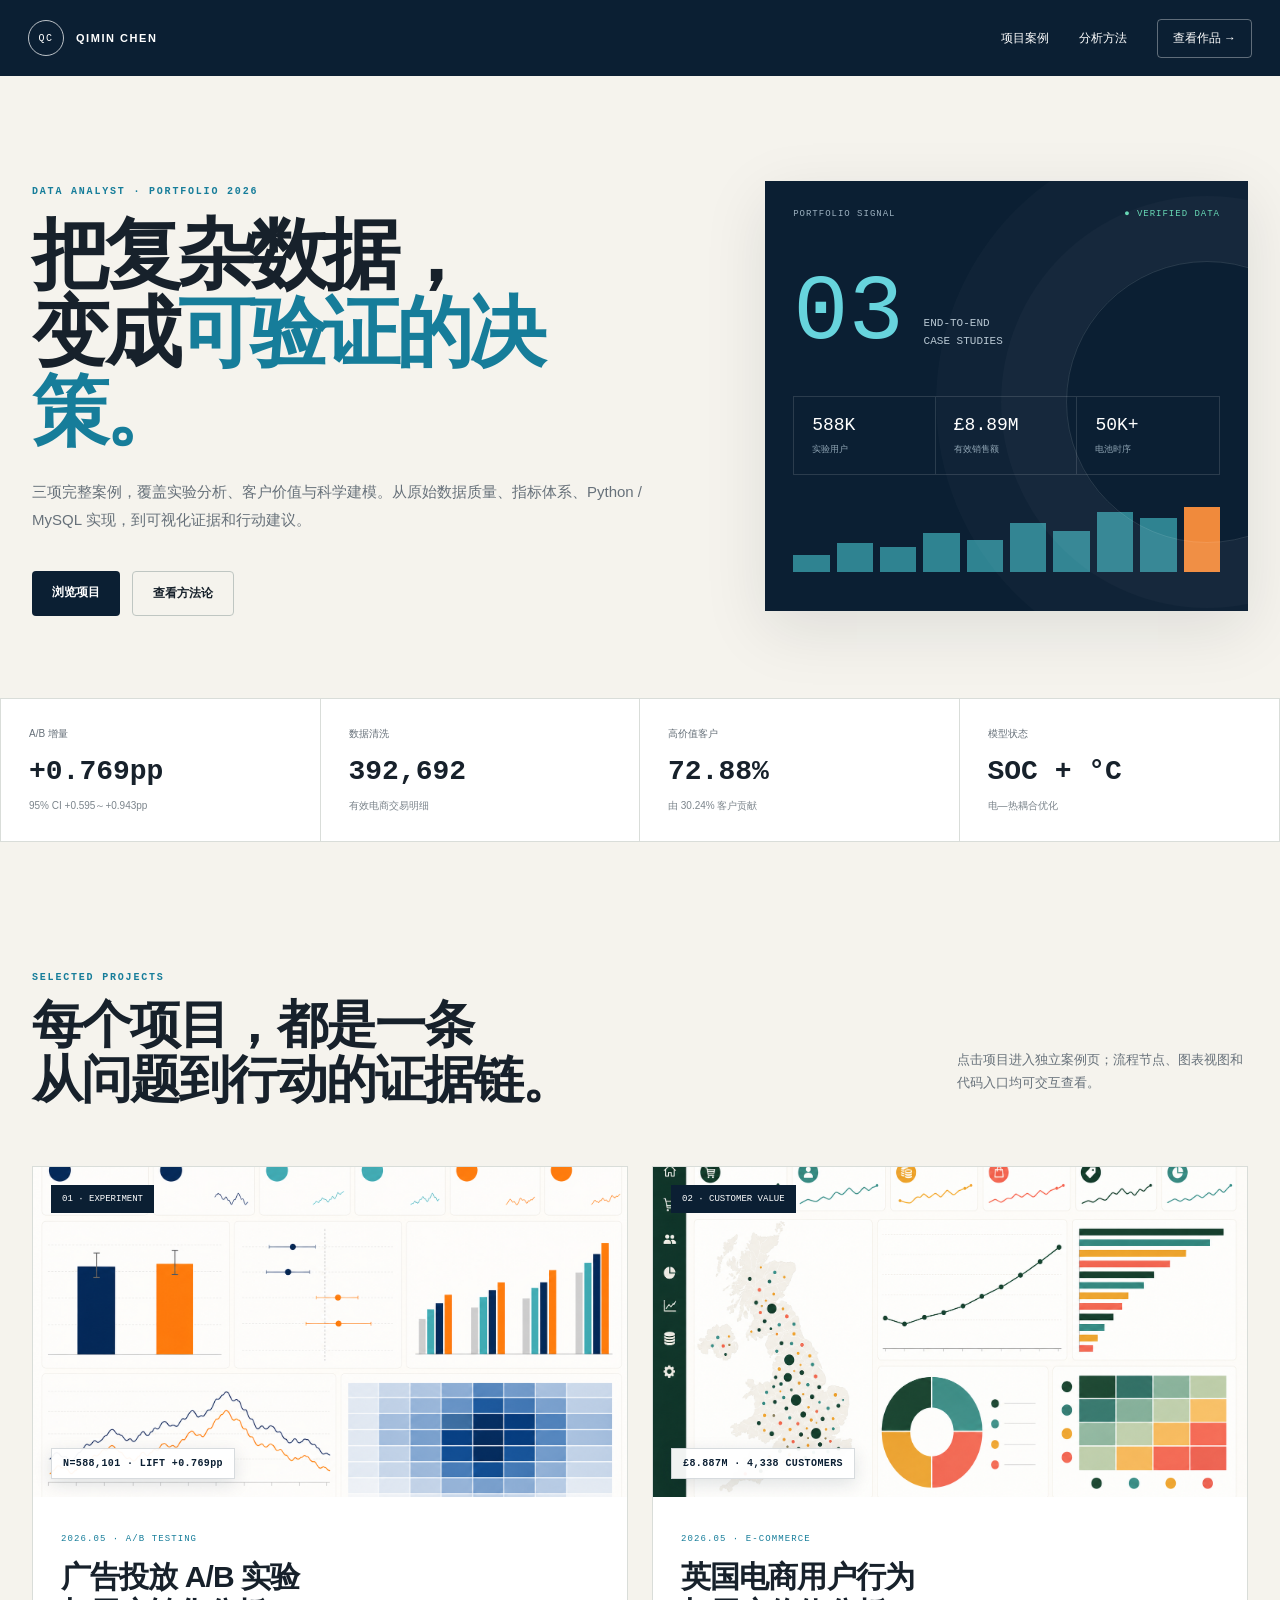
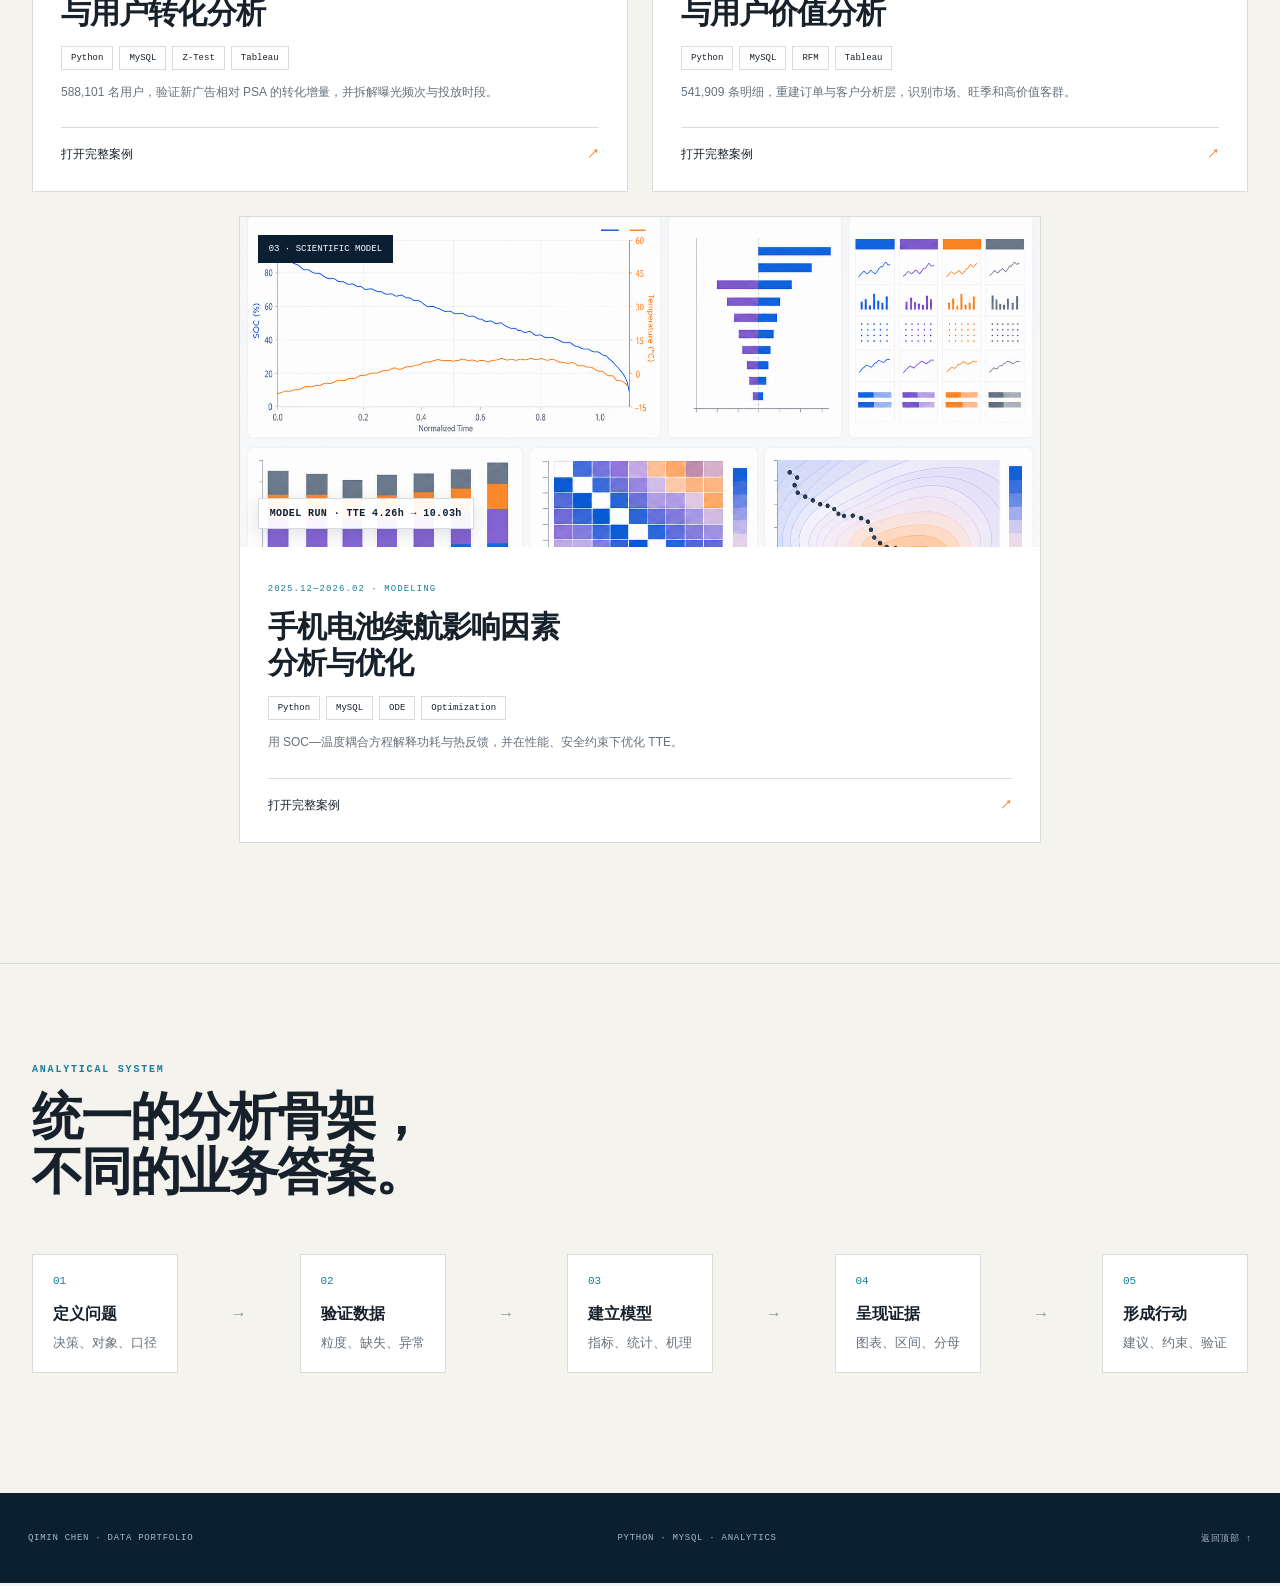
<file: index.html>
<!doctype html>
<html lang="zh-CN">
<head>
  <meta charset="utf-8">
  <meta name="viewport" content="width=device-width,initial-scale=1">
  <meta name="description" content="陈其敏的数据分析与科学建模作品集">
  <title>陈其敏｜数据分析作品集</title>
  <link rel="icon" href="assets/favicon.svg" type="image/svg+xml">
  <link rel="stylesheet" href="styles.css">
</head>
<body>
  <header class="site-header">
    <a class="identity" href="index.html"><span>QC</span><b>QIMIN CHEN</b></a>
    <nav><a href="#projects">项目案例</a><a href="#method">分析方法</a><a class="nav-cta" href="#projects">查看作品 →</a></nav>
  </header>
  <main>
    <section class="home-hero">
      <div class="hero-copy">
        <p class="overline">DATA ANALYST · PORTFOLIO 2026</p>
        <h1>把复杂数据，<br>变成<span>可验证的决策。</span></h1>
        <p class="hero-lead">三项完整案例，覆盖实验分析、客户价值与科学建模。从原始数据质量、指标体系、Python / MySQL 实现，到可视化证据和行动建议。</p>
        <div class="hero-actions"><a class="button primary" href="#projects">浏览项目</a><a class="button ghost" href="#method">查看方法论</a></div>
      </div>
      <div class="hero-board" aria-label="作品集概览">
        <div class="board-head"><span>PORTFOLIO SIGNAL</span><i>● VERIFIED DATA</i></div>
        <div class="board-main"><strong>03</strong><span>END-TO-END<br>CASE STUDIES</span></div>
        <div class="mini-grid"><div><b>588K</b><small>实验用户</small></div><div><b>£8.89M</b><small>有效销售额</small></div><div><b>50K+</b><small>电池时序</small></div></div>
        <div class="signal-line"><i></i><i></i><i></i><i></i><i></i><i></i><i></i><i></i><i></i><i></i></div>
      </div>
    </section>

    <section class="proof-strip">
      <div><small>A/B 增量</small><strong>+0.769pp</strong><span>95% CI +0.595～+0.943pp</span></div>
      <div><small>数据清洗</small><strong>392,692</strong><span>有效电商交易明细</span></div>
      <div><small>高价值客户</small><strong>72.88%</strong><span>由 30.24% 客户贡献</span></div>
      <div><small>模型状态</small><strong>SOC + °C</strong><span>电—热耦合优化</span></div>
    </section>

    <section class="projects-section" id="projects">
      <div class="section-heading"><div><p class="overline">SELECTED PROJECTS</p><h2>每个项目，都是一条<br>从问题到行动的证据链。</h2></div><p>点击项目进入独立案例页；流程节点、图表视图和代码入口均可交互查看。</p></div>
      <div class="project-grid">
        <article class="project-card ab-card">
          <a class="project-image" href="project-ab.html"><img src="assets/dashboard-ab-v4.png" alt="广告 A/B 实验分析仪表盘"><span>01 · EXPERIMENT</span><em class="cover-stat">N=588,101 · LIFT +0.769pp</em></a>
          <div class="project-body"><p>2026.05 · A/B TESTING</p><h3>广告投放 A/B 实验<br>与用户转化分析</h3><div class="tag-row"><span>Python</span><span>MySQL</span><span>Z-Test</span><span>Tableau</span></div><p class="project-summary">588,101 名用户，验证新广告相对 PSA 的转化增量，并拆解曝光频次与投放时段。</p><a class="text-link" href="project-ab.html">打开完整案例 <b>↗</b></a></div>
        </article>
        <article class="project-card ecommerce-card">
          <a class="project-image" href="project-ecommerce.html"><img src="assets/dashboard-ecommerce-v4.png" alt="英国电商用户价值分析仪表盘"><span>02 · CUSTOMER VALUE</span><em class="cover-stat">£8.887M · 4,338 CUSTOMERS</em></a>
          <div class="project-body"><p>2026.05 · E-COMMERCE</p><h3>英国电商用户行为<br>与用户价值分析</h3><div class="tag-row"><span>Python</span><span>MySQL</span><span>RFM</span><span>Tableau</span></div><p class="project-summary">541,909 条明细，重建订单与客户分析层，识别市场、旺季和高价值客群。</p><a class="text-link" href="project-ecommerce.html">打开完整案例 <b>↗</b></a></div>
        </article>
        <article class="project-card battery-card">
          <a class="project-image" href="project-battery.html"><img src="assets/dashboard-battery-v4.png" alt="手机电池科学建模仪表盘"><span>03 · SCIENTIFIC MODEL</span><em class="cover-stat">MODEL RUN · TTE 4.26h → 10.03h</em></a>
          <div class="project-body"><p>2025.12—2026.02 · MODELING</p><h3>手机电池续航影响因素<br>分析与优化</h3><div class="tag-row"><span>Python</span><span>MySQL</span><span>ODE</span><span>Optimization</span></div><p class="project-summary">用 SOC—温度耦合方程解释功耗与热反馈，并在性能、安全约束下优化 TTE。</p><a class="text-link" href="project-battery.html">打开完整案例 <b>↗</b></a></div>
        </article>
      </div>
    </section>

    <section class="method-section" id="method">
      <div><p class="overline">ANALYTICAL SYSTEM</p><h2>统一的分析骨架，<br>不同的业务答案。</h2></div>
      <div class="method-flow"><div><b>01</b><span>定义问题</span><small>决策、对象、口径</small></div><i>→</i><div><b>02</b><span>验证数据</span><small>粒度、缺失、异常</small></div><i>→</i><div><b>03</b><span>建立模型</span><small>指标、统计、机理</small></div><i>→</i><div><b>04</b><span>呈现证据</span><small>图表、区间、分母</small></div><i>→</i><div><b>05</b><span>形成行动</span><small>建议、约束、验证</small></div></div>
    </section>
  </main>
  <footer><span>QIMIN CHEN · DATA PORTFOLIO</span><span>PYTHON · MYSQL · ANALYTICS</span><a href="#top">返回顶部 ↑</a></footer>
</body>
</html>
</file>
<file: styles.css>
:root{--navy:#0b1f33;--navy2:#132c46;--ink:#17212b;--muted:#67717a;--paper:#f5f3ed;--white:#fff;--line:#d9ddd9;--blue:#167d9a;--teal:#35a7a7;--orange:#f08a3c;--gold:#d6a62e;--green:#155c4a;--violet:#7656c7;--shadow:0 18px 60px rgba(16,31,42,.10);--max:1340px}*{box-sizing:border-box}html{scroll-behavior:smooth}body{margin:0;background:var(--paper);color:var(--ink);font-family:"Segoe UI","Microsoft YaHei",Arial,sans-serif}a{color:inherit;text-decoration:none}button,input{font:inherit}.site-header{height:76px;display:flex;align-items:center;justify-content:space-between;padding:0 max(28px,calc((100vw - var(--max))/2));background:var(--navy);color:white;position:relative;z-index:20}.identity{display:flex;align-items:center;gap:12px;font-size:11px;letter-spacing:.14em}.identity>span{display:grid;place-items:center;width:36px;height:36px;border:1px solid rgba(255,255,255,.72);border-radius:50%;font:10px Consolas,monospace}.site-header nav{display:flex;align-items:center;gap:30px;font-size:12px}.nav-cta{padding:10px 15px;border:1px solid rgba(255,255,255,.35);border-radius:4px}.overline{font:600 10px Consolas,monospace;letter-spacing:.18em;color:var(--blue)}.home-hero{max-width:var(--max);margin:auto;padding:100px 32px 82px;display:grid;grid-template-columns:1.15fr .85fr;gap:80px;align-items:center}.hero-copy h1{font-size:clamp(54px,6vw,90px);line-height:1.02;letter-spacing:-.055em;margin:18px 0 28px;font-weight:650}.hero-copy h1 span{color:var(--blue)}.hero-lead{max-width:690px;color:var(--muted);line-height:1.9;font-size:15px}.hero-actions{display:flex;gap:12px;margin-top:36px}.button{display:inline-flex;padding:13px 20px;border-radius:4px;font-size:12px;font-weight:600}.button.primary{background:var(--navy);color:white}.button.ghost{border:1px solid #bfc6c2}.hero-board{background:var(--navy);color:white;padding:28px;min-height:430px;box-shadow:var(--shadow);position:relative;overflow:hidden}.hero-board:after{content:"";position:absolute;width:280px;height:280px;border:1px solid rgba(255,255,255,.12);border-radius:50%;right:-100px;top:80px;box-shadow:0 0 0 65px rgba(255,255,255,.025),0 0 0 130px rgba(255,255,255,.018)}.board-head{display:flex;justify-content:space-between;font:9px Consolas,monospace;letter-spacing:.11em;color:#9cb0bf}.board-head i{color:#62d6b2;font-style:normal}.board-main{display:flex;align-items:flex-end;gap:20px;margin:58px 0 45px;position:relative;z-index:1}.board-main strong{font:500 92px Consolas,monospace;color:#67d4dd;line-height:.8}.board-main span{font:11px/1.6 Consolas,monospace;color:#b8c7d2}.mini-grid{display:grid;grid-template-columns:repeat(3,1fr);border:1px solid rgba(255,255,255,.13);position:relative;z-index:1}.mini-grid>div{padding:18px;border-right:1px solid rgba(255,255,255,.13)}.mini-grid>div:last-child{border:0}.mini-grid b{display:block;font:18px Consolas,monospace}.mini-grid small{display:block;color:#8fa4b3;margin-top:8px;font-size:9px}.signal-line{height:65px;display:flex;align-items:flex-end;gap:7px;margin-top:32px}.signal-line i{width:9%;background:#2f8391;height:var(--h)}.signal-line i:nth-child(1){height:25%}.signal-line i:nth-child(2){height:44%}.signal-line i:nth-child(3){height:38%}.signal-line i:nth-child(4){height:59%}.signal-line i:nth-child(5){height:48%}.signal-line i:nth-child(6){height:75%}.signal-line i:nth-child(7){height:62%}.signal-line i:nth-child(8){height:92%}.signal-line i:nth-child(9){height:82%}.signal-line i:nth-child(10){height:100%;background:var(--orange)}.proof-strip{max-width:var(--max);margin:auto;display:grid;grid-template-columns:repeat(4,1fr);border:1px solid var(--line);background:white}.proof-strip>div{padding:28px;border-right:1px solid var(--line)}.proof-strip>div:last-child{border:0}.proof-strip small{display:block;color:var(--muted);font-size:10px}.proof-strip strong{display:block;font:600 28px Consolas,monospace;margin:15px 0 8px}.proof-strip span{font-size:10px;color:#7c858c}.projects-section{max-width:var(--max);margin:auto;padding:120px 32px}.section-heading{display:grid;grid-template-columns:1.5fr .5fr;gap:50px;align-items:end;margin-bottom:58px}.section-heading h2,.method-section h2{font-size:clamp(38px,4vw,60px);line-height:1.08;letter-spacing:-.04em;margin:14px 0 0}.section-heading>p{color:var(--muted);line-height:1.8;font-size:13px}.project-grid{display:grid;grid-template-columns:repeat(12,1fr);gap:24px}.project-card{grid-column:span 6;background:white;border:1px solid var(--line);transition:.25s}.project-card:nth-child(3){grid-column:3/span 8}.project-card:hover{transform:translateY(-5px);box-shadow:var(--shadow)}.project-image{height:330px;display:block;position:relative;overflow:hidden;background:#e8ece9}.project-image img{width:100%;height:100%;object-fit:cover;transition:.45s}.project-card:hover img{transform:scale(1.025)}.project-image span{position:absolute;left:18px;top:18px;background:var(--navy);color:white;padding:9px 11px;font:9px Consolas,monospace}.project-body{padding:28px}.project-body>p:first-child{font:9px Consolas,monospace;color:var(--blue);letter-spacing:.12em}.project-body h3{font-size:30px;line-height:1.2;letter-spacing:-.03em;margin:15px 0}.tag-row{display:flex;flex-wrap:wrap;gap:6px}.tag-row span{font:9px Consolas,monospace;border:1px solid var(--line);padding:6px 9px}.project-summary{color:var(--muted);font-size:12px;line-height:1.8}.text-link{display:flex;justify-content:space-between;border-top:1px solid var(--line);padding-top:18px;margin-top:24px;font-size:12px}.text-link b{color:var(--orange)}.method-section{max-width:var(--max);margin:auto;padding:90px 32px 120px;border-top:1px solid var(--line)}.method-flow{display:flex;align-items:center;margin-top:55px}.method-flow>div{background:white;border:1px solid var(--line);padding:20px;min-width:145px}.method-flow b{display:block;color:var(--blue);font:11px Consolas,monospace}.method-flow span{display:block;font-weight:650;margin:17px 0 8px}.method-flow small{color:var(--muted)}.method-flow>i{flex:1;text-align:center;color:#88928d;font-style:normal}footer{min-height:90px;padding:0 max(28px,calc((100vw - var(--max))/2));display:flex;align-items:center;justify-content:space-between;background:var(--navy);color:#a9bac6;font:9px Consolas,monospace;letter-spacing:.08em}

/* Project pages */
.project-hero{background:var(--navy);color:white;padding:82px max(32px,calc((100vw - var(--max))/2)) 66px}.project-hero-grid{display:grid;grid-template-columns:1.1fr .9fr;gap:70px;align-items:end}.project-breadcrumb{font:9px Consolas,monospace;color:#7ed5dc;letter-spacing:.13em}.project-hero h1{font-size:clamp(48px,6vw,82px);line-height:1.04;letter-spacing:-.055em;margin:24px 0}.project-hero .intro{max-width:720px;color:#b7c5cf;line-height:1.9;font-size:14px}.hero-question{border-left:2px solid var(--accent);padding:22px 25px;background:rgba(255,255,255,.05)}.hero-question small{font:9px Consolas,monospace;color:var(--accent);letter-spacing:.12em}.hero-question p{font-size:20px;line-height:1.55;margin:14px 0 0}.project-kpis{max-width:var(--max);margin:-1px auto 0;display:grid;grid-template-columns:repeat(4,1fr);background:white;border:1px solid var(--line)}.project-kpis>div{padding:26px;border-right:1px solid var(--line)}.project-kpis>div:last-child{border:0}.project-kpis small{color:var(--muted);font-size:9px}.project-kpis strong{display:block;font:600 28px Consolas,monospace;margin:13px 0 7px}.project-kpis span{color:#7d868d;font-size:10px}.project-section{max-width:var(--max);margin:auto;padding:100px 32px;border-bottom:1px solid var(--line)}.project-section-head{display:grid;grid-template-columns:.35fr 1fr;gap:40px;margin-bottom:45px}.project-section-head>span{font:9px Consolas,monospace;color:var(--accent);letter-spacing:.13em}.project-section-head h2{font-size:clamp(36px,4vw,58px);line-height:1.08;letter-spacing:-.04em;margin:0}.project-section-head p{max-width:760px;color:var(--muted);line-height:1.8}.reason-grid{display:grid;grid-template-columns:repeat(3,1fr);gap:14px;margin-top:30px}.reason-card{padding:26px;background:white;border:1px solid var(--line)}.reason-card small{font:9px Consolas,monospace;color:var(--accent)}.reason-card h3{font-size:18px;margin:20px 0 12px}.reason-card p{font-size:12px;color:var(--muted);line-height:1.75}.flow-wrap{display:grid;grid-template-columns:1.3fr .7fr;gap:24px}.flow-map{display:grid;grid-template-columns:repeat(4,1fr);gap:10px;align-content:start}.flow-node{position:relative;min-height:142px;padding:19px;text-align:left;background:white;border:1px solid var(--line);cursor:pointer;transition:.2s}.flow-node:hover,.flow-node.active{background:var(--navy);color:white;border-color:var(--navy)}.flow-node b{display:block;color:var(--accent);font:10px Consolas,monospace}.flow-node span{display:block;font-weight:650;margin:25px 0 8px}.flow-node small{color:var(--muted);font-size:9px}.flow-node.active small,.flow-node:hover small{color:#aebec9}.flow-detail{background:var(--navy);color:white;padding:32px;min-height:295px}.flow-detail>small{font:9px Consolas,monospace;color:var(--accent);letter-spacing:.12em}.flow-detail h3{font-size:28px;margin:18px 0}.flow-detail dl{margin:0}.flow-detail dl div{padding:15px 0;border-top:1px solid rgba(255,255,255,.13)}.flow-detail dt{font:9px Consolas,monospace;color:#8398a7;margin-bottom:7px}.flow-detail dd{margin:0;color:#d6e0e5;font-size:12px;line-height:1.7}.dashboard-image{position:relative;background:white;border:1px solid var(--line);padding:12px;box-shadow:var(--shadow)}.dashboard-image img{display:block;width:100%;aspect-ratio:16/10;object-fit:cover}.dashboard-caption{display:flex;justify-content:space-between;padding:14px 5px 3px;color:var(--muted);font:9px Consolas,monospace}.generated-badge{color:var(--accent)}.chart-console{margin-top:28px;background:white;border:1px solid var(--line)}.chart-tabs{display:flex;gap:0;border-bottom:1px solid var(--line);overflow:auto}.chart-tabs button{padding:14px 18px;border:0;border-right:1px solid var(--line);background:white;color:var(--muted);font-size:11px;white-space:nowrap;cursor:pointer}.chart-tabs button.active{background:var(--navy);color:white}.chart-stage{padding:28px;min-height:420px}.chart-header{display:flex;justify-content:space-between;gap:25px;margin-bottom:28px}.chart-header h3{margin:0;font-size:17px}.chart-header p{max-width:520px;margin:0;color:var(--muted);font:9px/1.6 Consolas,monospace;text-align:right}.bar-chart{display:grid;gap:19px}.bar-row{display:grid;grid-template-columns:115px 1fr 85px;gap:15px;align-items:center}.bar-row>span{font-size:11px}.bar-track{height:23px;background:#edf0ee}.bar-track i{display:block;height:100%;background:var(--accent)}.bar-track i.outline{background:transparent;border:2px solid var(--accent)}.bar-row b{font:12px Consolas,monospace;text-align:right}.group-chart{height:275px;display:flex;align-items:flex-end;gap:12px;border-bottom:1px solid #aab2ad;padding:20px 8px 0}.group-item{height:100%;flex:1;display:flex;flex-direction:column;justify-content:flex-end;min-width:0}.pair{display:flex;align-items:flex-end;justify-content:center;gap:4px;height:230px}.pair i{width:34%;background:var(--accent);position:relative}.pair i.outline{background:transparent;border:2px solid var(--accent)}.pair em{position:absolute;top:-17px;left:50%;transform:translateX(-50%);font:8px Consolas,monospace;font-style:normal;white-space:nowrap}.group-item>b{text-align:center;font:8px Consolas,monospace;margin:9px 0}.line-chart{height:280px;background:linear-gradient(#edf0ee 1px,transparent 1px);background-size:100% 25%;border-left:1px solid #9fa8a3;border-bottom:1px solid #9fa8a3}.line-chart svg{width:100%;height:100%;overflow:visible}.legend{display:flex;gap:20px;justify-content:flex-end;margin-top:14px;font:9px Consolas,monospace;color:var(--muted)}.legend i{display:inline-block;width:14px;height:4px;margin-right:7px;vertical-align:middle}.donut-layout{display:grid;grid-template-columns:300px 1fr;gap:45px;align-items:center}.donut{width:250px;height:250px;border-radius:50%;position:relative;margin:auto}.donut:after{content:"";position:absolute;inset:58px;background:white;border-radius:50%}.donut-center{position:absolute;z-index:1;inset:0;display:grid;place-content:center;text-align:center}.donut-center b{font:26px Consolas,monospace}.donut-center span{font-size:9px;color:var(--muted)}.segment-list{display:grid;gap:10px}.segment-list>div{display:grid;grid-template-columns:12px 1fr 72px;gap:12px;align-items:center;padding-bottom:10px;border-bottom:1px solid var(--line)}.segment-list i{width:10px;height:10px}.segment-list span{font-size:11px}.segment-list b{font:11px Consolas,monospace;text-align:right}.note-box{margin-top:25px;padding:17px;border-left:3px solid var(--accent);background:#eef1ef;color:#5f6962;font-size:11px;line-height:1.75}.code-grid{display:grid;grid-template-columns:1fr 1fr;gap:18px}.code-card{background:var(--navy);color:white;padding:26px;min-height:300px;display:flex;flex-direction:column}.code-card>small{font:9px Consolas,monospace;color:var(--accent)}.code-card h3{font-size:22px;margin:17px 0 8px}.code-card p{color:#9db0bd;font-size:11px;line-height:1.7}.code-card pre{background:#071624;margin:18px 0;padding:18px;overflow:auto;max-height:215px;color:#cbd8df;font:9px/1.65 Consolas,monospace}.code-card a{margin-top:auto;display:flex;justify-content:space-between;padding-top:17px;border-top:1px solid rgba(255,255,255,.16);font-size:11px}.code-card a b{color:var(--accent)}.recommend-grid{display:grid;grid-template-columns:repeat(3,1fr);gap:14px}.recommend-card{background:white;border:1px solid var(--line);padding:26px}.recommend-card>span{display:grid;place-items:center;width:34px;height:34px;background:var(--navy);color:white;font:10px Consolas,monospace}.recommend-card h3{font-size:18px;margin:22px 0 12px}.recommend-card p{color:var(--muted);font-size:12px;line-height:1.75}.caveat{margin-top:18px;padding:22px;background:#fff8e8;border:1px solid #ead49a}.caveat b{display:block;font-size:12px;margin-bottom:8px}.caveat p{font-size:11px;color:#76674a;line-height:1.7;margin:0}.sim-controls{display:grid;grid-template-columns:repeat(3,1fr);gap:18px;margin-bottom:24px}.sim-controls label{font:9px Consolas,monospace;color:var(--muted)}.sim-controls output{float:right;color:var(--ink)}.sim-controls input{width:100%;margin-top:10px;accent-color:var(--accent)}.sim-kpis{display:grid;grid-template-columns:repeat(3,1fr);gap:8px;margin-bottom:26px}.sim-kpis>div{padding:16px;background:#eef1ef}.sim-kpis small{display:block;color:var(--muted);font-size:9px}.sim-kpis strong{display:block;margin-top:8px;font:20px Consolas,monospace}
@media(max-width:980px){.home-hero,.project-hero-grid,.flow-wrap{grid-template-columns:1fr}.project-grid{display:grid;grid-template-columns:1fr}.project-card,.project-card:nth-child(3){grid-column:auto}.proof-strip,.project-kpis{grid-template-columns:repeat(2,1fr)}.section-heading,.project-section-head{grid-template-columns:1fr}.flow-map{grid-template-columns:repeat(2,1fr)}.code-grid,.recommend-grid,.reason-grid{grid-template-columns:1fr 1fr}.method-flow{overflow:auto}.donut-layout{grid-template-columns:1fr}.site-header{padding:0 22px}}
@media(max-width:620px){.site-header nav a:not(:last-child){display:none}.site-header nav{gap:8px}.home-hero,.project-section{padding-left:20px;padding-right:20px}.home-hero{padding-top:65px}.hero-copy h1{font-size:48px}.hero-board{min-height:360px}.proof-strip,.project-kpis{grid-template-columns:1fr}.proof-strip>div,.project-kpis>div{border-right:0;border-bottom:1px solid var(--line)}.projects-section{padding:85px 20px}.section-heading{margin-bottom:35px}.project-image{height:230px}.method-section{padding:70px 20px}.method-flow>div{min-width:135px}.project-hero{padding:58px 20px}.project-hero h1{font-size:43px}.flow-map{grid-template-columns:1fr 1fr}.flow-node{min-height:120px}.code-grid,.recommend-grid,.reason-grid{grid-template-columns:1fr}.chart-stage{padding:18px;overflow:auto}.chart-header{display:block}.chart-header p{text-align:left;margin-top:10px}.group-chart{min-width:650px}.bar-row{grid-template-columns:90px 1fr 65px}.sim-controls,.sim-kpis{grid-template-columns:1fr}.project-section-head h2{font-size:38px}.dashboard-caption{display:block}.dashboard-caption span{display:block;margin-top:6px}footer{padding:24px 20px;gap:15px;flex-wrap:wrap}}

/* Exact data labels are rendered by the page, not baked into the bitmap. */
.cover-stat{position:absolute;left:18px;bottom:18px;padding:9px 11px;background:rgba(255,255,255,.94);border:1px solid rgba(11,31,51,.16);box-shadow:0 5px 18px rgba(11,31,51,.12);color:var(--navy);font:600 10px Consolas,monospace;font-style:normal;letter-spacing:.04em}
.dashboard-canvas{position:relative;overflow:hidden;background:#f7f8f6}
.visual-kpi-grid{position:absolute;z-index:2;left:1.5%;right:1.5%;top:2.2%;display:grid;grid-template-columns:repeat(6,1fr);gap:.8%;pointer-events:none}
.visual-kpi-grid>div{min-width:0;padding:12px 10px;background:rgba(255,255,255,.94);border:1px solid rgba(23,33,43,.10);box-shadow:0 4px 15px rgba(11,31,51,.07);backdrop-filter:blur(5px)}
.visual-kpi-grid small{display:block;overflow:hidden;text-overflow:ellipsis;white-space:nowrap;color:#66737b;font:8px Consolas,monospace;letter-spacing:.04em}
.visual-kpi-grid strong{display:block;overflow:hidden;text-overflow:ellipsis;white-space:nowrap;margin-top:7px;color:var(--ink);font:600 clamp(10px,1.15vw,17px) Consolas,monospace}
.verified-badge{color:var(--accent);font-weight:600}
@media(max-width:620px){.cover-stat{left:10px;bottom:10px;font-size:8px}.dashboard-image{padding:8px}.dashboard-canvas img{aspect-ratio:16/10}.visual-kpi-grid{position:static;grid-template-columns:repeat(2,1fr);gap:6px;padding:8px;background:white}.visual-kpi-grid>div{padding:10px}.visual-kpi-grid small{font-size:8px}.visual-kpi-grid strong{font-size:12px}.verified-badge{margin-top:8px}}
</file>
